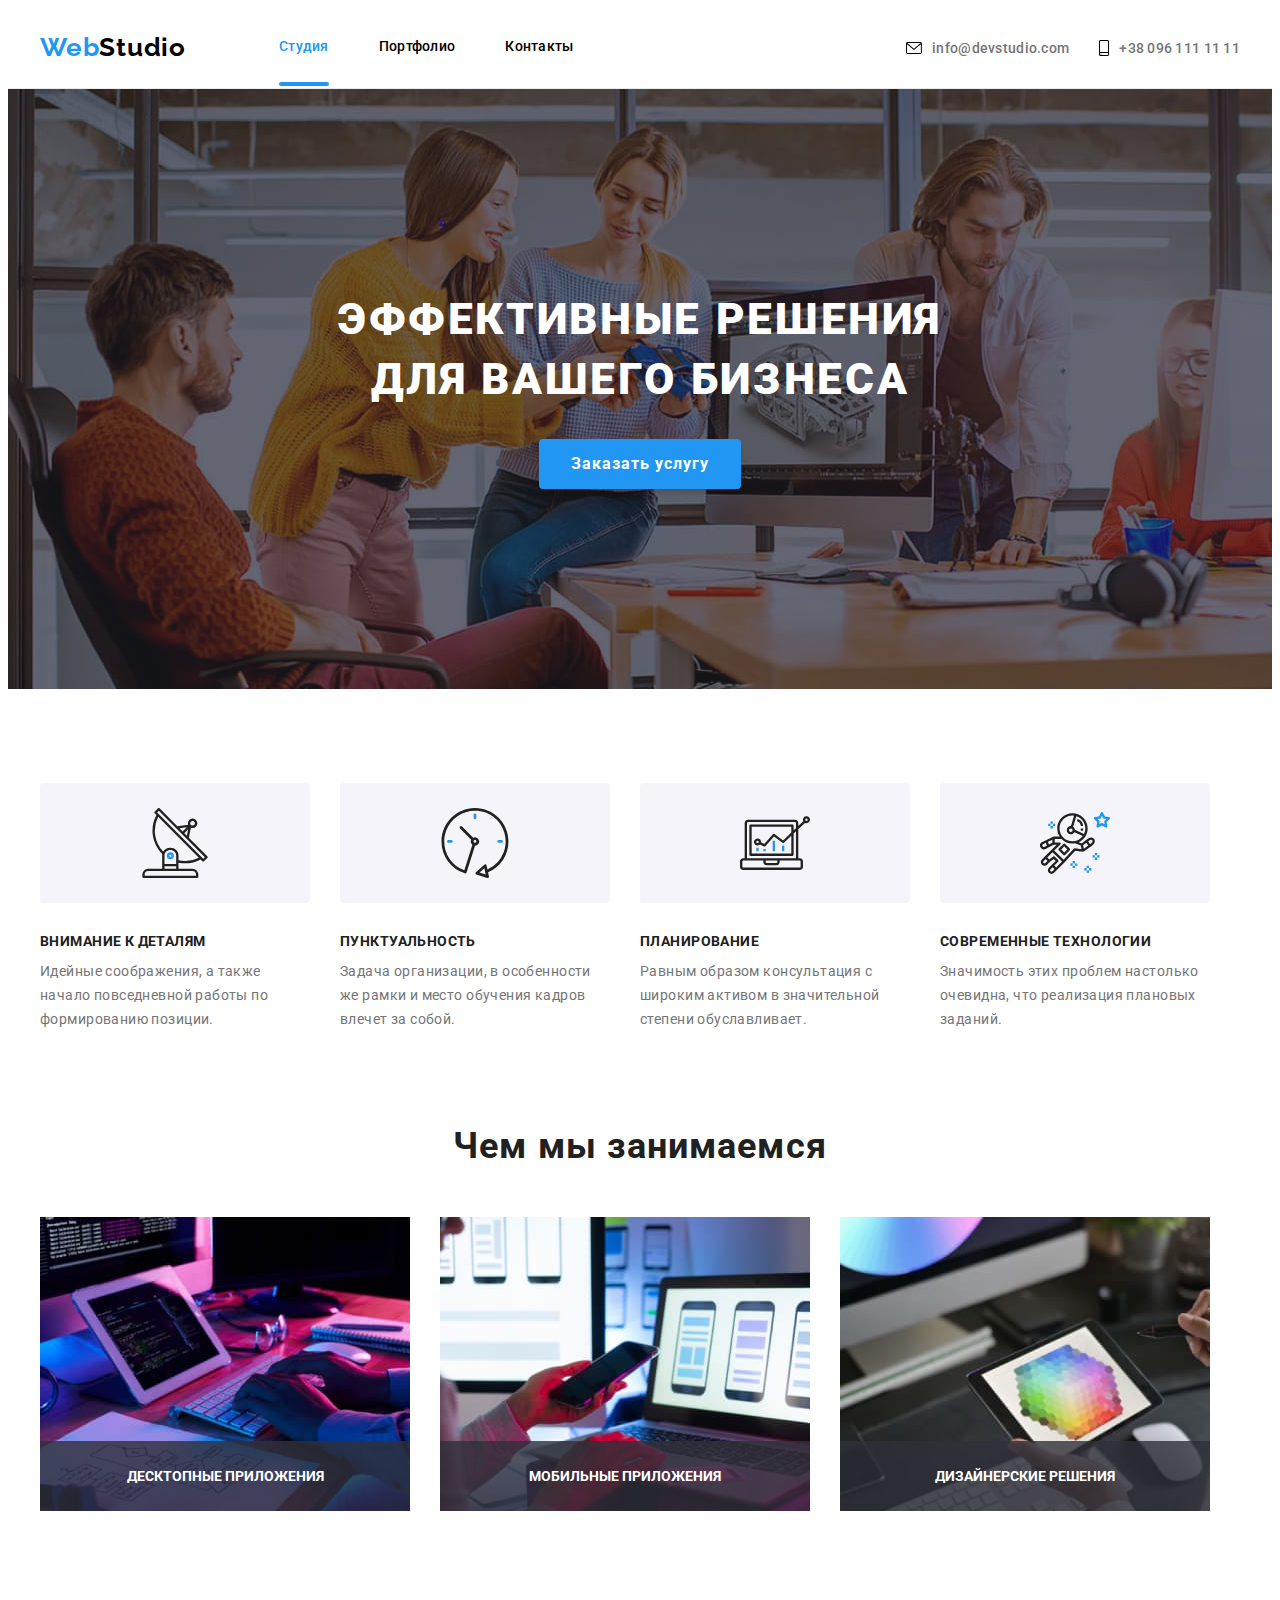
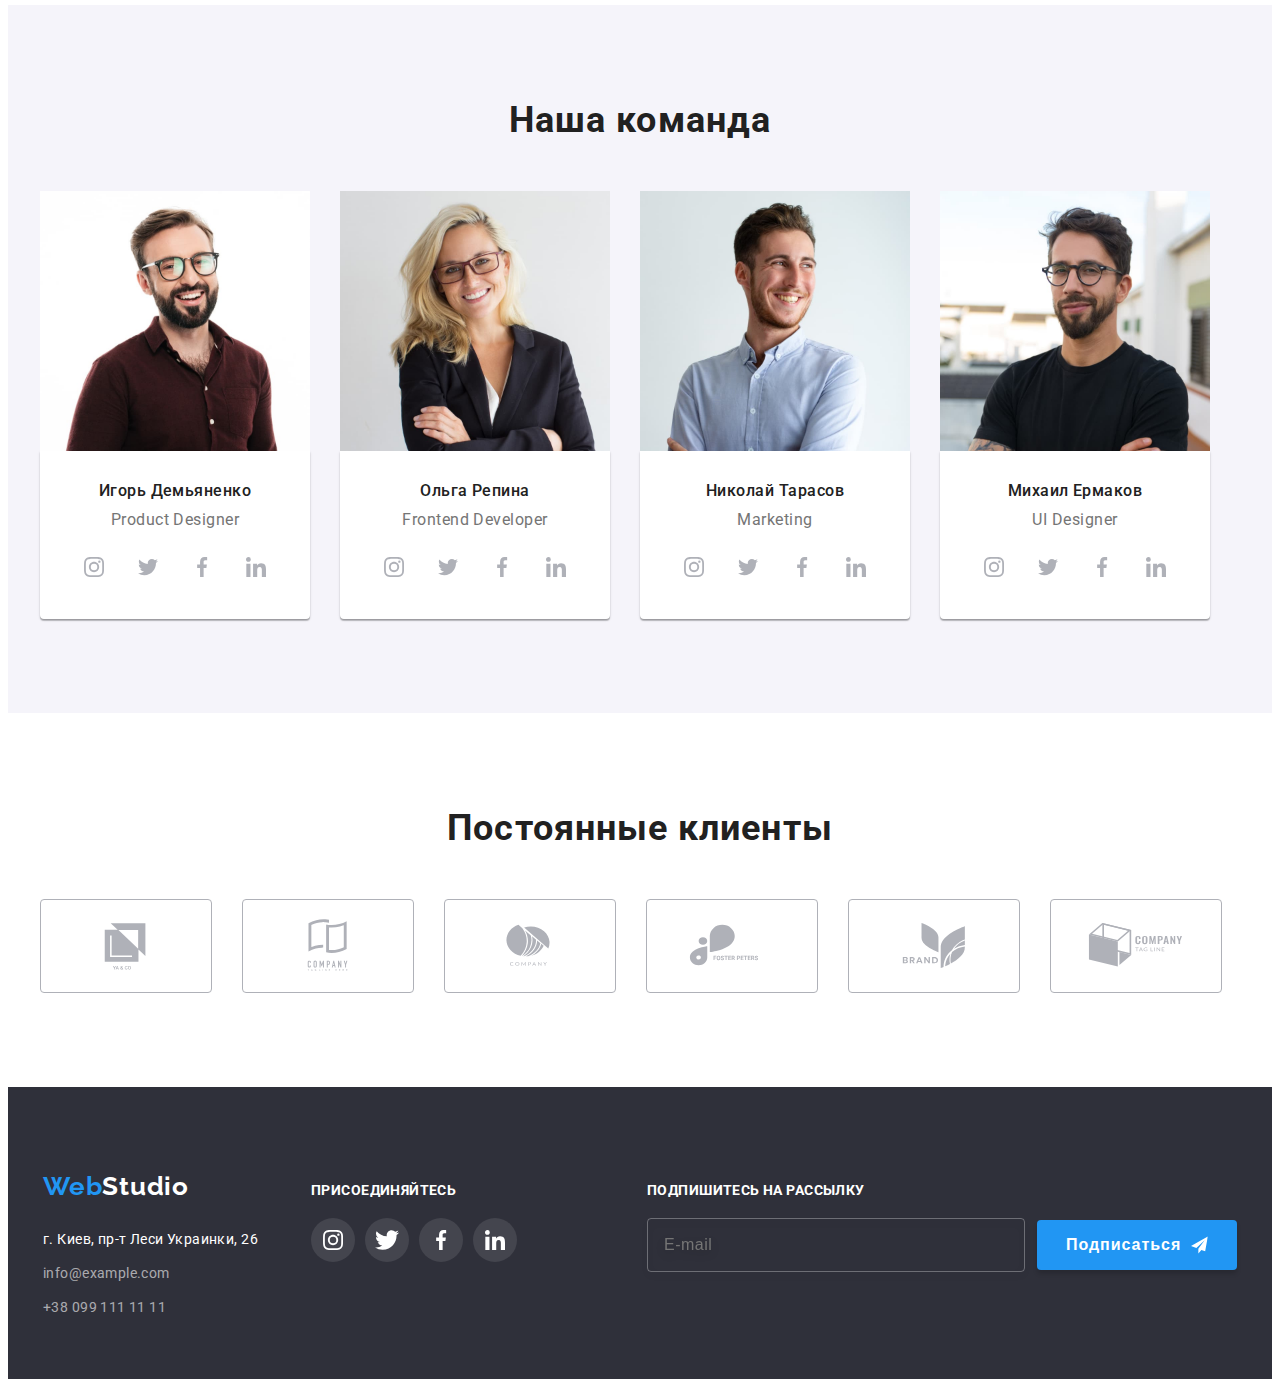
<file: index.html>
<!DOCTYPE html>
<html lang="ru">

<head>
    <meta charset="UTF-8" />
    <meta http-equiv="X-UA-Compatible" content="IE=edge" />
    <meta name="viewport" content="width=device-width, initial-scale=1.0" />
    <title>WebStudio</title>
    <link rel="preconnect" href="https://fonts.googleapis.com" />
    <link rel="preconnect" href="https://fonts.gstatic.com" crossorigin />
    <link rel="stylesheet" href="https://fonts.googleapis.com/css2?family=Raleway:wght@700&family=Roboto:wght@400;500;700;900&display=swap" />
    <link rel="stylesheet" href="https://cdnjs.cloudflare.com/ajax/libs/modern-normalize/1.1.0/modern-normalize.min.css" integrity="sha512-wpPYUAdjBVSE4KJnH1VR1HeZfpl1ub8YT/NKx4PuQ5NmX2tKuGu6U/JRp5y+Y8XG2tV+wKQpNHVUX03MfMFn9Q==" crossorigin="anonymous" referrerpolicy="no-referrer"
    />
    <link rel="stylesheet" href="./css/main.min.css" />

    <!-- <link rel="stylesheet" href="./css/styles.css" />-->
</head>

<body>
    <!-- Header section -->

    <header class="header">
        <div class="container header__container">
            <a class="logo link" href="./index.html">Web<span class="accent">Studio</span></a>
            <nav class="header__nav">
                <ul class="list header__list">
                    <li class="header__item">
                        <a class="link header__link current-page" href="./index.html">Студия</a>
                    </li>
                    <li class="header__item">
                        <a class="link header__link" href="./portfolio.html">Портфолио</a>
                    </li>
                    <li class="header__item">
                        <a class="link header__link" href="#contacts">Контакты</a>
                    </li>
                </ul>
            </nav>
            <div class="mail">
                <a class="link header__mail" href="mailto:info@devstudio.com">
                    <svg class="mail-icon" width="16" height="12">
              <use href="./icons/SVG/icons.svg#envelope"></use>
            </svg> info@devstudio.com
                </a>
            </div>
            <div class="phone">
                <a class="link header__phone" href="tel:+380961111111">
                    <svg class="phone-icon" width="10" height="16">
              <use href="./icons/SVG/icons.svg#smartphone"></use>
            </svg> +38 096 111 11 11
                </a>
            </div>
        </div>
    </header>
    <main>
        <!-- Hero section -->

        <section class="hero">
            <div class="container hero__container">
                <h1 class="hero__title">Эффективные решения для вашего бизнеса</h1>
                <button class="button-action" data-modal-open type="button">Заказать услугу</button>
            </div>
        </section>

        <!-- Feature section -->

        <section class="feature" id="feature">
            <div class="container feature__container">
                <ul class="list feature__list">
                    <li class="feature__item">
                        <div class="feature__div">
                            <svg class="feature-icon" width="70" height="70">
                  <use href="./icons/SVG/icons.svg#antenna"></use>
                </svg>
                        </div>
                        <h3 class="feature__title">Внимание к деталям</h3>
                        <p class="feature__txt">
                            Идейные соображения, а также начало повседневной работы по формированию позиции.
                        </p>
                    </li>
                    <li class="feature__item">
                        <div class="feature__div">
                            <svg class="feature-icon" width="70" height="70">
                  <use href="./icons/SVG/icons.svg#clock"></use>
                </svg>
                        </div>
                        <h3 class="feature__title">Пунктуальность</h3>
                        <p class="feature__txt">
                            Задача организации, в особенности же рамки и место обучения кадров влечет за собой.
                        </p>
                    </li>
                    <li class="feature__item">
                        <div class="feature__div">
                            <svg class="feature-icon" width="70" height="70">
                  <use href="./icons/SVG/icons.svg#diagram"></use>
                </svg>
                        </div>
                        <h3 class="feature__title">Планирование</h3>
                        <p class="feature__txt">
                            Равным образом консультация с широким активом в значительной степени обуславливает.
                        </p>
                    </li>
                    <li class="feature__item">
                        <div class="feature__div">
                            <svg class="feature-icon" width="70" height="70">
                  <use href="./icons/SVG/icons.svg#astronaut"></use>
                </svg>
                        </div>
                        <h3 class="feature__title">Современные технологии</h3>
                        <p class="feature__txt">
                            Значимость этих проблем настолько очевидна, что реализация плановых заданий.
                        </p>
                    </li>
                </ul>
            </div>
        </section>

        <!-- job section -->

        <section class="job" id="job">
            <div class="container job__container">
                <h2 class="job__title">Чем мы занимаемся</h2>

                <ul class="list job__list">
                    <li class="job__item">
                        <img src="./images/we-do/box1.jpg" alt="Десктопные приложения" class="job-img" width="370" height="294" />
                        <p class="job__txt">Десктопные приложения</p>
                    </li>
                    <li class="job__item">
                        <img src="./images/we-do/box2.jpg" alt="Мобильные приложения" class="job-img" width="370" height="294" />
                        <p class="job__txt">Мобильные приложения</p>
                    </li>
                    <li class="job__item">
                        <img src="./images/we-do/box3.jpg" alt="Дизайнерские решения" class="job-img" width="370" height="294" />
                        <p class="job__txt">Дизайнерские решения</p>
                    </li>
                </ul>
            </div>
        </section>

        <!-- team section -->

        <section class="team" id="team">
            <div class="container team__container">
                <h2 class="team__title">Наша команда</h2>

                <ul class="list team__list">
                    <li class="team__item">
                        <div class="card">
                            <img src="./images/team/img1.jpg" alt="Изображение" class="team-img" width="270" height="260" />
                            <div class="team__wrapper">
                                <h3 class="team__hd">Игорь Демьяненко</h3>
                                <p class="team__txt">Product Designer</p>
                                <ul class="socials list">
                                    <li class="socials__item">
                                        <a class="socials__link link" href="" target="_blank" rel="noopener noreferrer" aria-label="instagram">
                                            <svg class="socials-icon" width="20" height="20">
                          <use href="./icons/SVG/icons.svg#instagram"></use>
                        </svg>
                                        </a>
                                    </li>
                                    <li class="socials__item">
                                        <a class="socials__link link" href="" target="_blank" rel="noopener noreferrer" aria-label="twitter">
                                            <svg class="socials-icon" width="20" height="20">
                          <use href="./icons/SVG/icons.svg#twitter"></use>
                        </svg>
                                        </a>
                                    </li>
                                    <li class="socials__item">
                                        <a class="socials__link link" href="" target="_blank" rel="noopener noreferrer" aria-label="facebook">
                                            <svg class="socials-icon" width="20" height="20">
                          <use href="./icons/SVG/icons.svg#facebook"></use>
                        </svg>
                                        </a>
                                    </li>
                                    <li class="socials__item">
                                        <a class="socials__link link" href="" target="_blank" rel="noopener noreferrer" aria-label="linkedin">
                                            <svg class="socials-icon" width="20" height="20">
                          <use href="./icons/SVG/icons.svg#linkedin"></use>
                        </svg>
                                        </a>
                                    </li>
                                </ul>
                            </div>
                        </div>
                    </li>
                    <li class="team__item">
                        <div class="card">
                            <img src="./images/team/img2.jpg" alt="Изображение" class="team-img" width="270" height="260" />
                            <div class="team__wrapper">
                                <h3 class="team__hd">Ольга Репина</h3>
                                <p class="team__txt">Frontend Developer</p>
                                <ul class="socials list">
                                    <li class="socials__item">
                                        <a class="socials__link link" href="" target="_blank" rel="noopener noreferrer" aria-label="instagram">
                                            <svg class="socials-icon" width="20" height="20">
                          <use href="./icons/SVG/icons.svg#instagram"></use>
                        </svg>
                                        </a>
                                    </li>
                                    <li class="socials__item">
                                        <a class="socials__link link" href="" target="_blank" rel="noopener noreferrer" aria-label="twitter">
                                            <svg class="socials-icon" width="20" height="20">
                          <use href="./icons/SVG/icons.svg#twitter"></use>
                        </svg>
                                        </a>
                                    </li>
                                    <li class="socials__item">
                                        <a class="socials__link link" href="" target="_blank" rel="noopener noreferrer" aria-label="facebook">
                                            <svg class="socials-icon" width="20" height="20">
                          <use href="./icons/SVG/icons.svg#facebook"></use>
                        </svg>
                                        </a>
                                    </li>
                                    <li class="socials__item">
                                        <a class="socials__link link" href="" target="_blank" rel="noopener noreferrer" aria-label="linkedin">
                                            <svg class="socials-icon" width="20" height="20">
                          <use href="./icons/SVG/icons.svg#linkedin"></use>
                        </svg>
                                        </a>
                                    </li>
                                </ul>
                            </div>
                        </div>
                    </li>
                    <li class="team__item">
                        <div class="card">
                            <img src="./images/team/img3.jpg" alt="Изображение" class="team-img" width="270" height="260" />
                            <div class="team__wrapper">
                                <h3 class="team__hd">Николай Тарасов</h3>
                                <p class="team__txt">Marketing</p>
                                <ul class="socials list">
                                    <li class="socials__item">
                                        <a class="socials__link link" href="" target="_blank" rel="noopener noreferrer" aria-label="instagram">
                                            <svg class="socials-icon" width="20" height="20">
                          <use href="./icons/SVG/icons.svg#instagram"></use>
                        </svg>
                                        </a>
                                    </li>
                                    <li class="socials__item">
                                        <a class="socials__link link" href="" target="_blank" rel="noopener noreferrer" aria-label="twitter">
                                            <svg class="socials-icon" width="20" height="20">
                          <use href="./icons/SVG/icons.svg#twitter"></use>
                        </svg>
                                        </a>
                                    </li>
                                    <li class="socials__item">
                                        <a class="socials__link link" href="" target="_blank" rel="noopener noreferrer" aria-label="facebook">
                                            <svg class="socials-icon" width="20" height="20">
                          <use href="./icons/SVG/icons.svg#facebook"></use>
                        </svg>
                                        </a>
                                    </li>
                                    <li class="socials__item">
                                        <a class="socials__link link" href="" target="_blank" rel="noopener noreferrer" aria-label="linkedin">
                                            <svg class="socials-icon" width="20" height="20">
                          <use href="./icons/SVG/icons.svg#linkedin"></use>
                        </svg>
                                        </a>
                                    </li>
                                </ul>
                            </div>
                        </div>
                    </li>
                    <li class="team__item">
                        <div class="card">
                            <img src="./images/team/img4.jpg" alt="Изображение" class="team-img" width="270" height="260" />
                            <div class="team__wrapper">
                                <h3 class="team__hd">Михаил Ермаков</h3>
                                <p class="team__txt">UI Designer</p>
                                <ul class="socials list">
                                    <li class="socials__item">
                                        <a class="socials__link link" href="" target="_blank" rel="noopener noreferrer" aria-label="instagram">
                                            <svg class="socials-icon" width="20" height="20">
                          <use href="./icons/SVG/icons.svg#instagram"></use>
                        </svg>
                                        </a>
                                    </li>
                                    <li class="socials__item">
                                        <a class="socials__link link" href="" target="_blank" rel="noopener noreferrer" aria-label="twitter">
                                            <svg class="socials-icon" width="20" height="20">
                          <use href="./icons/SVG/icons.svg#twitter"></use>
                        </svg>
                                        </a>
                                    </li>
                                    <li class="socials__item">
                                        <a class="socials__link link" href="" target="_blank" rel="noopener noreferrer" aria-label="facebook">
                                            <svg class="socials-icon" width="20" height="20">
                          <use href="./icons/SVG/icons.svg#facebook"></use>
                        </svg>
                                        </a>
                                    </li>
                                    <li class="socials__item">
                                        <a class="socials__link link" href="" target="_blank" rel="noopener noreferrer" aria-label="linkedin">
                                            <svg class="socials-icon" width="20" height="20">
                          <use href="./icons/SVG/icons.svg#linkedin"></use>
                        </svg>
                                        </a>
                                    </li>
                                </ul>
                            </div>
                        </div>
                    </li>
                </ul>
            </div>
        </section>

        <!-- clients section -->

        <section class="clients" id="clients">
            <div class="container clients__container">
                <h2 class="clients__title">Постоянные клиенты</h2>

                <ul class="list clients__list">
                    <li class="clients__item">
                        <a class="clients__link link" href="" target="_blank" rel="noopener noreferrer" aria-label="logo-1">
                            <svg class="clients__icon" width="106" height="60">
                  <use href="./icons/SVG/icons.svg#logo-1"></use>
                </svg>
                        </a>
                    </li>
                    <li class="clients__item">
                        <a class="clients__link link" href="" target="_blank" rel="noopener noreferrer" aria-label="logo-2">
                            <svg class="client__-icon" width="106" height="60">
                  <use href="./icons/SVG/icons.svg#logo-2"></use>
                </svg>
                        </a>
                    </li>
                    <li class="clients__item">
                        <a class="clients__link link" href="" target="_blank" rel="noopener noreferrer" aria-label="logo-3">
                            <svg class="clients__icon" width="106" height="60">
                  <use href="./icons/SVG/icons.svg#logo-3"></use>
                </svg>
                        </a>
                    </li>
                    <li class="clients__item">
                        <a class="clients__link link" href="" target="_blank" rel="noopener noreferrer" aria-label="logo-4">
                            <svg class="clients__icon" width="106" height="60">
                  <use href="./icons/SVG/icons.svg#logo-4"></use>
                </svg>
                        </a>
                    </li>
                    <li class="clients__item">
                        <a class="clients__link link" href="" target="_blank" rel="noopener noreferrer" aria-label="logo-5">
                            <svg class="clients__icon" width="106" height="60">
                  <use href="./icons/SVG/icons.svg#logo-5"></use>
                </svg>
                        </a>
                    </li>
                    <li class="clients__item">
                        <a class="clients__link link" href="" target="_blank" rel="noopener noreferrer" aria-label="logo-6">
                            <svg class="clients__icon" width="106" height="60">
                  <use href="./icons/SVG/icons.svg#logo-6"></use>
                </svg>
                        </a>
                    </li>
                </ul>
            </div>
        </section>
    </main>

    <!-- Footer section -->

    <footer class="footer">
        <div class="container footer__container">
            <address class="contacts-address" id="contacts">
          <div class="contacts-addres">
            <a class="logo link footer__logo" href="./index.html"
              >Web<span class="accent-ft">Studio</span></a
            >
            <div class="footer__list">
              <ul class="list footer__contact">
                <li class="footer__item">
                  <a
                    class="link footer__address"
                    target="_blank"
                    rel="noopener noreferrer"
                    href="https://www.google.com.ua/maps/@50.42810615,30.5371504,17.5z?hl=uk"
                    >г. Киев, пр-т Леси Украинки, 26</a
                  >
                </li>
                <li class="footer__item">
                  <a class="link footer__mail" href="mailto:info@example.com">info@example.com</a>
                </li>
                <li class="footer__item">
                  <a class="link footer__pfone" href="tel:+380991111111">+38 099 111 11 11</a>
                </li>
              </ul>
            </div>
          </div>
        </address>

            <div class="social">
                <h2 class="socials__header">Присоединяйтесь</h2>
                <ul class="socials list">
                    <li class="socials-item">
                        <a class="socials__link footer__link link" href="" target="_blank" rel="noopener noreferrer" aria-label="instagram">
                            <svg class="socials-icon" width="20" height="20">
                  <use fill="#fff" href="./icons/SVG/icons.svg#instagram"></use>
                </svg>
                        </a>
                    </li>
                    <li class="socials__item">
                        <a class="socials__link footer__link link" href="" target="_blank" rel="noopener noreferrer" aria-label="twitter">
                            <svg class="socials-icon" width="24" height="24">
                  <use fill="#fff" href="./icons/SVG/icons.svg#twitter"></use>
                </svg>
                        </a>
                    </li>
                    <li class="socials__item">
                        <a class="socials__link footer__link link" href="" target="_blank" rel="noopener noreferrer" aria-label="facebook">
                            <svg class="socials-icon" width="20" height="20">
                  <use fill="#fff" href="./icons/SVG/icons.svg#facebook"></use>
                </svg>
                        </a>
                    </li>
                    <li class="socials__item">
                        <a class="socials__link footer__link link" href="" target="_blank" rel="noopener noreferrer" aria-label="linkedin">
                            <svg class="socials-icon" width="20" height="20">
                  <use fill="#fff" href="./icons/SVG/icons.svg#linkedin"></use>
                </svg>
                        </a>
                    </li>
                </ul>
            </div>
            <form class="form" autocomplete="off">
                <strong class="form__title">Подпишитесь на рассылку</strong>
                <div class="form__subsc">
                    <label class="form__label">
              <input class="form__input" type="email" name="user-email" placeholder="E-mail" />
            </label>
                    <button class="form__button" type="submit">
              <span class="form__button-text">Подписаться</span>
              <svg class="form__icon" width="24" height="24">
                <use href="./icons/SVG/icons.svg#send-icon"></use>
              </svg>
            </button>
                </div>
            </form>
        </div>
    </footer>

    <!-- Modal window section -->

    <div class="backdrop is-hidden" data-modal>
        <div class="modal">
            <button class="modal-btn" data-modal-close>
          <svg class="modal-btn-icon" width="18" height="18">
            <use href="./icons/SVG/icons.svg#close"></use>
          </svg>
        </button>
            <!-- modal-form -->
            <form class="register-form">
                <strong class="register-form__title">Оставьте свои данные, мы вам перезвоним</strong>
                <div class="register-form__group" role="group">
                    <label class="register-form__wrap">
              <span class="register-form__label">Имя</span>
              <span class="register-form__item">
                <input class="register-form__input" type="text" />
                <svg class="register-form__icon" width="18" height="18">
                  <use href="./icons/SVG/icons.svg#person-icon"></use>
                </svg>
              </span>
            </label>
                    <label class="register-form__wrap">
              <span class="register-form__label">Телефон</span>
              <span class="register-form__item">
                <input class="register-form__input" type="tel" />
                <svg class="register-form__icon" width="18" height="18">
                  <use href="./icons/SVG/icons.svg#phone-icon"></use>
                </svg>
              </span>
            </label>
                    <label class="register-form__wrap">
              <span class="register-form__label">Почта</span>
              <span class="register-form__item">
                <input class="register-form__input" type="email" />
                <svg class="register-form__icon" width="18" height="18">
                  <use href="./icons/SVG/icons.svg#email-icon"></use>
                </svg>
              </span>
            </label>
                    <label class="register-form__wrap">
              <span class="register-form__label">Комментарий</span>
              <textarea
                class="register-form__message"
                name=""
                rows="5"
                placeholder="Введите текст"
              ></textarea>
            </label>
                </div>

                <label class="register-form__agreement">
            <input class="register-checkbox visuaaly-hidden" type="checkbox" name="agreement" />
            <svg class="register-icon" width="16" height="15">
              <use class="register-icon-uncheck" href="./icons/SVG/icons.svg#check-box"></use>
              <use class="register-icon-check" href="./icons/SVG/icons.svg#check-icon"></use>
            </svg>
            <span class="register-form__agreement-text">
              Соглашаюсь с рассылкой и принимаю
              <a class="register-form__agreement-link" href="">Условия договора</a>
            </span>
          </label>

                <button class="register-form__btn" type="submit">Отправить</button>
            </form>
        </div>
    </div>

    <!-- Підключення скрипта Модального вікна -->

    <script src="./js/modal.js"></script>
</body>

</html>
</file>
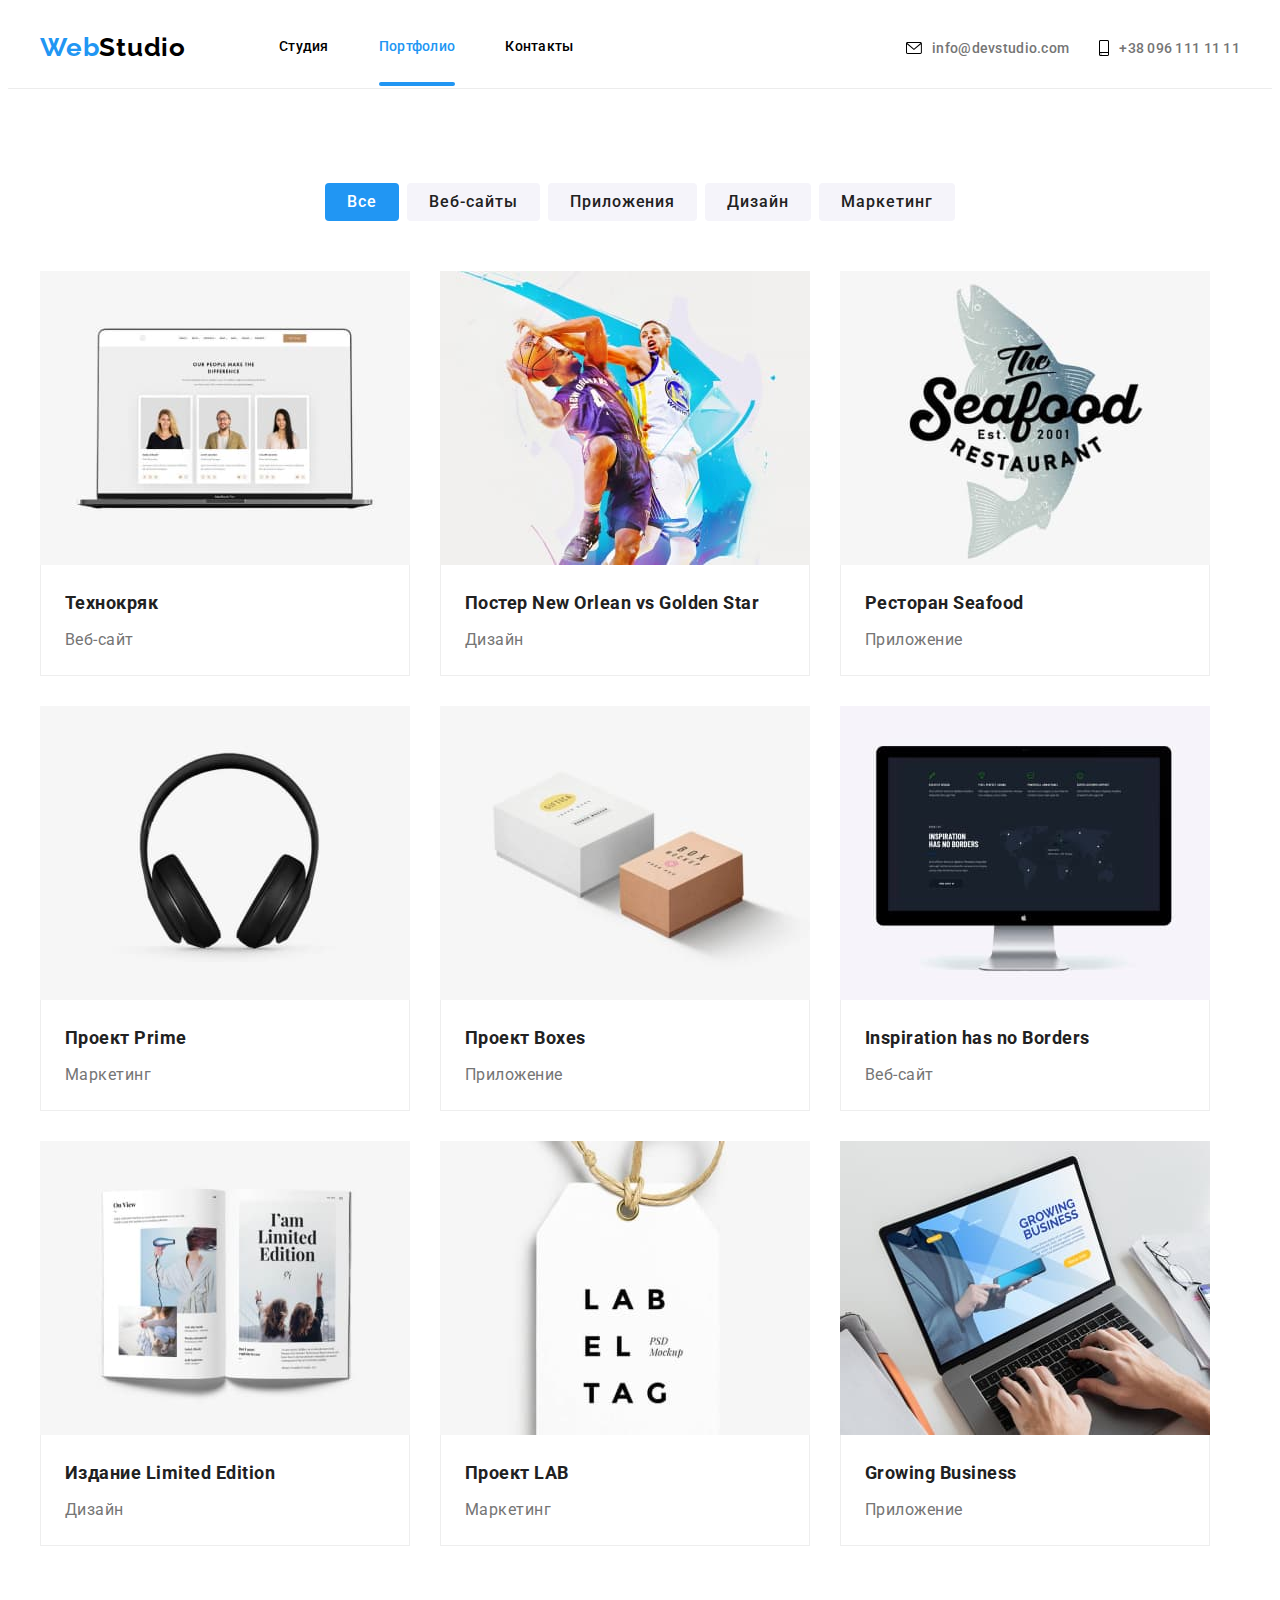
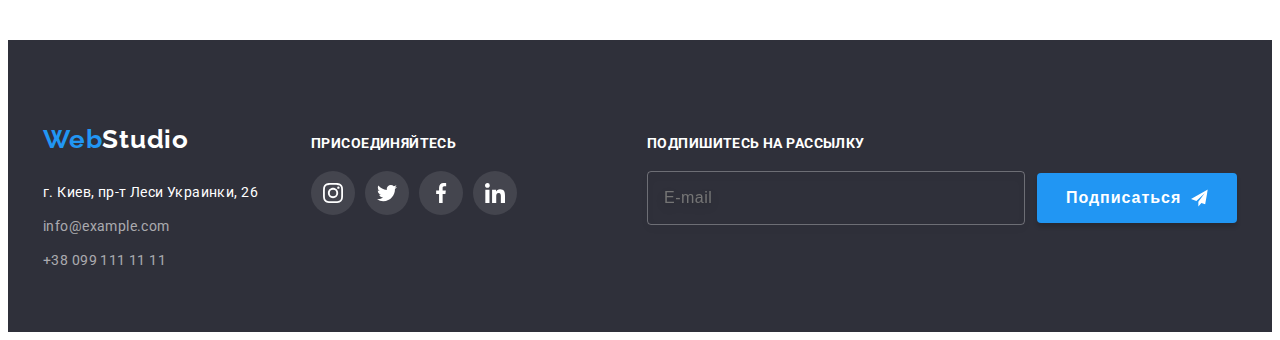
<file: portfolio.html>
<!DOCTYPE html>
<html lang="en">

<head>
    <meta charset="UTF-8" />
    <meta http-equiv="X-UA-Compatible" content="IE=edge" />
    <meta name="viewport" content="width=device-width, initial-scale=1.0" />
    <title>WebStudio-portfolio</title>
    <link rel="preconnect" href="https://fonts.googleapis.com" />
    <link rel="preconnect" href="https://fonts.gstatic.com" crossorigin />
    <link rel="stylesheet" href="https://fonts.googleapis.com/css2?family=Raleway:wght@700&family=Roboto:wght@400;500;700;900&display=swap" />
    <link rel="stylesheet" href="https://cdnjs.cloudflare.com/ajax/libs/modern-normalize/1.1.0/modern-normalize.min.css" integrity="sha512-wpPYUAdjBVSE4KJnH1VR1HeZfpl1ub8YT/NKx4PuQ5NmX2tKuGu6U/JRp5y+Y8XG2tV+wKQpNHVUX03MfMFn9Q==" crossorigin="anonymous" referrerpolicy="no-referrer"
    />
    <link rel="stylesheet" href="./css/main.min.css" />

    <!-- <link rel="stylesheet" href="./css/styles.css" /> -->
</head>

<body>
    <!-- Header section -->
    <header class="header">
        <div class="container header__container">
            <a class="logo link" href="./index.html">Web<span class="accent">Studio</span></a>
            <nav class="header__nav">
                <ul class="list header__list">
                    <li class="header__item">
                        <a class="link header__link" href="./index.html">Студия</a>
                    </li>
                    <li class="header__item">
                        <a class="link header__link current-page" href="./portfolio.html">Портфолио</a>
                    </li>
                    <li class="header__item">
                        <a class="link header__link" href="#contacts">Контакты</a>
                    </li>
                </ul>
            </nav>
            <div class="mail">
                <a class="link header__mail" href="mailto:info@devstudio.com">
                    <svg class="mail-icon" width="16" height="12">
              <use href="./icons/SVG/icons.svg#envelope"></use>
            </svg> info@devstudio.com
                </a>
            </div>
            <div class="phone">
                <a class="link header__phone" href="tel:+380961111111">
                    <svg class="phone-icon" width="10" height="16">
              <use href="./icons/SVG/icons.svg#smartphone"></use>
            </svg> +38 096 111 11 11
                </a>
            </div>
        </div>
    </header>

    <main>
        <section class="portfolio" id="portfolio">
            <!-- Portfolio section -->

            <!-- Filters section -->
            <div class="container bnt">
                <ul class="list filter-list">
                    <li class="filter-item">
                        <button class="button button-filter current-item" type="button">Все</button>
                    </li>
                    <li class="filter-item">
                        <button class="button button-filter" type="button">Веб-сайты</button>
                    </li>
                    <li class="filter-item">
                        <button class="button button-filter" type="button">Приложения</button>
                    </li>
                    <li class="filter-item">
                        <button class="button button-filter" type="button">Дизайн</button>
                    </li>
                    <li class="filter-item">
                        <button class="button button-filter" type="button">Маркетинг</button>
                    </li>
                </ul>
            </div>
            <div class="container portfolio__container">
                <!-- Portfolio list -->
                <ul class="list portfolio__list">
                    <li class="portfolio__item">
                        <div class="portfolio__div">
                            <a class="link portfolio__items" href="./images/portfolio/img1.jpg"><img src="./images/portfolio/img1.jpg" alt="Изображение" /></a>
                            <div class="overlay">
                                <p class="overlay__text">
                                    Ресурс предлагает комплексные предложения с разным уровнем функционала и сервисов. Все это позволит посетителю получить исчерпывающие сведения о компании или частном лице.
                                </p>
                            </div>
                        </div>
                        <div class="portfolio__dsc">
                            <h3 class="portfolio__title">Технокряк</h3>
                            <p class="portfolio__txt">Веб-сайт</p>
                        </div>
                    </li>
                    <li class="portfolio__item">
                        <div class="portfolio__div">
                            <a class="link portfolio__items" href="./images/portfolio/img2.jpg"><img src="./images/portfolio/img2.jpg" alt="Изображение" /></a>
                            <div class="overlay">
                                <p class="overlay__text">
                                    Ресурс предлагает комплексные предложения с разным уровнем функционала и сервисов. Все это позволит посетителю получить исчерпывающие сведения о компании или частном лице.
                                </p>
                            </div>
                        </div>
                        <div class="portfolio__dsc">
                            <h3 class="portfolio__title">Постер New Orlean vs Golden Star</h3>
                            <p class="portfolio__txt">Дизайн</p>
                        </div>
                    </li>
                    <li class="portfolio__item">
                        <div class="portfolio__div">
                            <a class="link portfolio__items" href="./images/portfolio/img3.jpg"><img src="./images/portfolio/img3.jpg" alt="Изображение" /></a>
                            <div class="overlay">
                                <p class="overlay__text">
                                    Ресурс предлагает комплексные предложения с разным уровнем функционала и сервисов. Все это позволит посетителю получить исчерпывающие сведения о компании или частном лице.
                                </p>
                            </div>
                        </div>
                        <div class="portfolio__dsc">
                            <h3 class="portfolio__title">Ресторан Seafood</h3>
                            <p class="portfolio__txt">Приложение</p>
                        </div>
                    </li>
                    <li class="portfolio__item">
                        <div class="portfolio__div">
                            <a class="link portfolio__items" href="./images/portfolio/img4.jpg"><img src="./images/portfolio/img4.jpg" alt="Изображение" /></a>
                            <div class="overlay">
                                <p class="overlay__text">
                                    Ресурс предлагает комплексные предложения с разным уровнем функционала и сервисов. Все это позволит посетителю получить исчерпывающие сведения о компании или частном лице.
                                </p>
                            </div>
                        </div>
                        <div class="portfolio__dsc">
                            <h3 class="portfolio__title">Проект Prime</h3>
                            <p class="portfolio__txt">Маркетинг</p>
                        </div>
                    </li>
                    <li class="portfolio__item">
                        <div class="portfolio__div">
                            <a class="link portfolio__items" href="./images/portfolio/img5.jpg"><img src="./images/portfolio/img5.jpg" alt="Изображение" /></a>
                            <div class="overlay">
                                <p class="overlay__text">
                                    Ресурс предлагает комплексные предложения с разным уровнем функционала и сервисов. Все это позволит посетителю получить исчерпывающие сведения о компании или частном лице.
                                </p>
                            </div>
                        </div>
                        <div class="portfolio__dsc">
                            <h3 class="portfolio__title">Проект Boxes</h3>
                            <p class="portfolio__txt">Приложение</p>
                        </div>
                    </li>
                    <li class="portfolio__item">
                        <div class="portfolio__div">
                            <a class="link portfolio__items" href="./images/portfolio/img6.jpg"><img src="./images/portfolio/img6.jpg" alt="Изображение" /></a>
                            <div class="overlay">
                                <p class="overlay__text">
                                    Ресурс предлагает комплексные предложения с разным уровнем функционала и сервисов. Все это позволит посетителю получить исчерпывающие сведения о компании или частном лице.
                                </p>
                            </div>
                        </div>
                        <div class="portfolio__dsc">
                            <h3 class="portfolio__title">Inspiration has no Borders</h3>
                            <p class="portfolio__txt">Веб-сайт</p>
                        </div>
                    </li>
                    <li class="portfolio__item">
                        <div class="portfolio__div">
                            <a class="link portfolio__items" href="./images/portfolio/img7.jpg"><img src="./images/portfolio/img7.jpg" alt="Изображение" /></a>
                            <div class="overlay">
                                <p class="overlay__text">
                                    Ресурс предлагает комплексные предложения с разным уровнем функционала и сервисов. Все это позволит посетителю получить исчерпывающие сведения о компании или частном лице.
                                </p>
                            </div>
                        </div>
                        <div class="portfolio__dsc">
                            <h3 class="portfolio__title">Издание Limited Edition</h3>
                            <p class="portfolio__txt">Дизайн</p>
                        </div>
                    </li>
                    <li class="portfolio__item">
                        <div class="portfolio__div">
                            <a class="link portfolio__items" href="./images/portfolio/img8.jpg"><img src="./images/portfolio/img8.jpg" alt="Изображение" /></a>
                            <div class="overlay">
                                <p class="overlay__text">
                                    Ресурс предлагает комплексные предложения с разным уровнем функционала и сервисов. Все это позволит посетителю получить исчерпывающие сведения о компании или частном лице.
                                </p>
                            </div>
                        </div>
                        <div class="portfolio__dsc">
                            <h3 class="portfolio__title">Проект LAB</h3>
                            <p class="portfolio__txt">Маркетинг</p>
                        </div>
                    </li>
                    <li class="portfolio__item">
                        <div class="portfolio__div">
                            <a class="link portfolio__items" href="./images/portfolio/img9.jpg"><img src="./images/portfolio/img9.jpg" alt="Изображение" /></a>
                            <div class="overlay">
                                <p class="overlay__text">
                                    Ресурс предлагает комплексные предложения с разным уровнем функционала и сервисов. Все это позволит посетителю получить исчерпывающие сведения о компании или частном лице.
                                </p>
                            </div>
                        </div>
                        <div class="portfolio__dsc">
                            <h3 class="portfolio__title">Growing Business</h3>
                            <p class="portfolio__txt">Приложение</p>
                        </div>
                    </li>
                </ul>
            </div>
        </section>
    </main>

    <!-- Footer section -->
    <footer class="footer">
        <div class="container footer__container">
            <address class="contacts-address" id="contacts">
          <div class="contacts-addres">
            <a class="logo link footer__logo" href="./index.html"
              >Web<span class="accent-ft">Studio</span></a
            >
            <div class="footer__list">
              <ul class="list footer__contact">
                <li class="footer__item">
                  <a
                    class="link footer__address"
                    target="_blank"
                    rel="noopener noreferrer"
                    href="https://www.google.com.ua/maps/@50.42810615,30.5371504,17.5z?hl=uk"
                    >г. Киев, пр-т Леси Украинки, 26</a
                  >
                </li>
                <li class="footer__item">
                  <a class="link footer__mail" href="mailto:info@example.com">info@example.com</a>
                </li>
                <li class="footer__item">
                  <a class="link footer__pfone" href="tel:+380991111111">+38 099 111 11 11</a>
                </li>
              </ul>
            </div>
          </div>
        </address>

            <div class="social">
                <h2 class="socials__header">Присоединяйтесь</h2>
                <ul class="socials list">
                    <li class="socials-item">
                        <a class="socials__link footer__link link" href="" target="_blank" rel="noopener noreferrer" aria-label="instagram">
                            <svg class="socials-icon" width="20" height="20">
                  <use fill="#fff" href="./icons/SVG/icons.svg#instagram"></use>
                </svg>
                        </a>
                    </li>
                    <li class="socials__item">
                        <a class="socials__link footer__link link" href="" target="_blank" rel="noopener noreferrer" aria-label="twitter">
                            <svg class="socials-icon" width="20" height="20">
                  <use fill="#fff" href="./icons/SVG/icons.svg#twitter"></use>
                </svg>
                        </a>
                    </li>
                    <li class="socials__item">
                        <a class="socials__link footer__link link" href="" target="_blank" rel="noopener noreferrer" aria-label="facebook">
                            <svg class="socials-icon" width="20" height="20">
                  <use fill="#fff" href="./icons/SVG/icons.svg#facebook"></use>
                </svg>
                        </a>
                    </li>
                    <li class="socials__item">
                        <a class="socials__link footer__link link" href="" target="_blank" rel="noopener noreferrer" aria-label="linkedin">
                            <svg class="socials-icon" width="20" height="20">
                  <use fill="#fff" href="./icons/SVG/icons.svg#linkedin"></use>
                </svg>
                        </a>
                    </li>
                </ul>
            </div>
            <form class="form" autocomplete="off">
                <strong class="form__title">Подпишитесь на рассылку</strong>
                <div class="form__subsc">
                    <label class="form__label">
              <input class="form__input" type="email" name="user-email" placeholder="E-mail" />
            </label>
                    <button class="form__button" type="submit">
              Подписаться
              <svg class="form__icon" width="24" height="24">
                <use href="./icons/SVG/icons.svg#send-icon"></use>
              </svg>
            </button>
                </div>
            </form>
        </div>
    </footer>
</body>

</html>
</file>
<file: css/styles.css>
/*    :root {
                           /* fonts 
                    
                    --main-font: 'Roboto',
                    sans-serif;
                    --logo-font: 'Raleway',
                    sans-serif;
                    /* colors 
                    
                    --main-txt-cl: #757575;
                    --title-txt-cl: #212121;
                    --accent-cl: #2196F3;
                    --btn-txt-cl: #ffffff;
                    --dark-cl: #000000;
                    --light-cl: #ffffff;
                    /* others 
                    
                    --anim: 250ms cubic-bezier(0.4, 0, 0.2, 1);
                } */
                /*    body {
                    transition-property: color;
                    transition-duration: 250ms;
                    transition-timing-function: cubic-bezier(0.4, 0, 0.2, 1);
                    transition-delay: 0ms;
                    font-family: var(--main-font);
                    color: var(--main-txt-cl);
                }
                
                .no-scroll {
                    overflow: hidden;
                } */
                /* reset styles 
                
                h1,
                h2,
                h3,
                h4,
                h5,
                h6,
                p {
                    margin: 0;
                }
                
                img {
                    display: block;
                }
                
                .link {
                    text-decoration: none;
                    color: currentColor;
                }
                
                .list {
                    list-style: none;
                    padding: 0;
                    margin: 0;
                }*/
                /*  .visuaaly-hidden {
                          position: absolute;
                          white-space: nowrap;
                          width: 1px;
                          height: 1px;
                          overflow: hidden;
                          border: 0;
                          padding: 0;
                          clip: rect(0 0 0 0);
                          clip-path: inset(50%);
                          margin: -1px;
                      } */
                /* .container {
                                 width: 1200px;
                                 padding-left: 15px;
                                 padding-right: 15px;
                                 margin-left: auto;
                                 margin-right: auto;
                                 /* outline: 2px solid red; outline-offset: -2px;}*/
                
                .main,
                .feature,
                .team,
                .portfolio,
                .clients,
                .footer {
                    padding-top: 94px;
                    padding-bottom: 94px;
                }
                
                .bnt {
                    display: flex;
                    justify-content: center;
                    margin-bottom: 50px;
                    gap: 8px;
                }
                /* стилі для заголока */
                
                .header {
                    border-bottom: 1px solid #ECECEC;
                }
                
                .header__container {
                    display: flex;
                    align-items: center;
                }
                
                .logo {
                    display: block;
                    margin-top: 24px;
                    margin-right: 93px;
                    margin-bottom: 25px;
                    margin-left: 15px;
                    font-family: var(--logo-font);
                    font-weight: 700;
                    font-size: 26px;
                    line-height: calc(31 / 26);
                    letter-spacing: 0.03em;
                    color: var(--accent-cl);
                }
                
                .accent {
                    color: var(--dark-cl);
                }
                
                .accent-ft {
                    color: var(--light-cl);
                }
                
                .header__nav {
                    margin-right: auto;
                    font-family: var(--main-font);
                    font-weight: 500;
                    font-size: 14px;
                    line-height: calc(16 / 14);
                    letter-spacing: 0.02em;
                }
                
                .header__list {
                    display: flex;
                    gap: 50px;
                }
                
                .header__link {
                    padding-top: 32px;
                    padding-bottom: 32px;
                    color: #000000;
                }
                
                .header__link:hover,
                .header__link:focus {
                    color: var(--accent-cl);
                }
                /* активна сторінка */
                
                .current-page {
                    color: var(--accent-cl);
                }
                
                .current-page::after {
                    content: '';
                    position: relative;
                    top: 28px;
                    display: block;
                    width: 100%;
                    height: 4px;
                    background-color: var(--accent-cl);
                    border-radius: 2px;
                }
                
                .mail,
                .phone {
                    display: flex;
                    transition: color var(--anim);
                }
                
                .mail {
                    margin-right: 30px;
                }
                
                .header__mail,
                .header__phone {
                    display: flex;
                    align-items: center;
                    justify-content: center;
                    padding-top: 32px;
                    padding-bottom: 32px;
                    font-family: var(--main-font);
                    font-weight: 500;
                    font-size: 14px;
                    line-height: calc(16 / 14);
                    letter-spacing: 0.02em;
                    color: var(--main-txt-cl);
                    transition: color var(--anim);
                }
                
                .mail-icon,
                .phone-icon {
                    margin-right: 10px;
                    color: var(--main-txt-cl);
                    transition-property: fill;
                    transition: fill var(--anim);
                }
                
                .mail:hover,
                .mail:focus,
                .mail-icon:hover,
                .mail-icon:focus,
                .phone-icon:hover,
                .phone-icon:focus,
                .header__mail:hover,
                .header__mail:focus,
                .header__phone:hover,
                .header__phone:focus {
                    color: var(--accent-cl);
                    fill: var(--accent-cl);
                }
                /*   .hero__container {
                    align-items: center;
                    text-align: center;
                }
                
                .hero {
                    background-color: #2F303A;
                    background-image: linear-gradient(rgba(47, 48, 58, 0.4), rgba(47, 48, 58, 0.4)), url(../images/Img.jpg);
                    background-size: cover;
                    padding-top: 200px;
                    padding-bottom: 200px;
                }
                
                .hero__title {
                    width: 696px;
                    margin: auto;
                    /*   font-family: var(--main-font); 
                    font-weight: 900;
                    font-size: 44px;
                    line-height: calc(60 / 44);
                    letter-spacing: 0.06em;
                    color: #ffffff;
                    text-transform: uppercase;
                }*/
                /*   .button-action {
                    max-width: 250px;
                    min-width: 160px;
                    max-height: 50px;
                    padding: 10px 32px;
                    box-shadow: 0px 4px 4px rgba(0, 0, 0, 0.15);
                    border-radius: 4px;
                    margin-top: 30px;
                    font-family: inherit;
                    font-weight: 700;
                    font-size: 16px;
                    line-height: calc(30 / 16);
                    letter-spacing: 0.06em;
                    color: var(--btn-txt-cl);
                    background-color: var(--accent-cl);
                    cursor: pointer;
                    border: none;
                    transition-property: background-color;
                    transition: background-color var(--anim);
                }
                
                .button-action:hover,
                .button-action:focus {
                    background-color: #188CE8;
                }
                
                .filter-list {
                    display: flex;
                    align-items: center;
                    gap: 8px;
                }
                
                .button-filter {
                    padding: 6px 22px;
                    font-family: inherit;
                    font-weight: 500;
                    font-size: 16px;
                    line-height: calc(26 / 16);
                    letter-spacing: 0.06em;
                    color: var(--title-txt-cl);
                    background-color: #F5F4FA;
                    border: none;
                    cursor: pointer;
                    border-radius: 4px;
                    transition-property: background-color, color, box-shadow;
                    transition: background-color var(--anim), color var(--anim), box-shadow var(--anim);
                }
                
                .button-filter:hover,
                .button-filter:focus {
                    color: #FFFFFF;
                    background-color: var(--accent-cl);
                    box-shadow: 0px 3px 1px rgba(0, 0, 0, 0.1), 0px 1px 2px rgba(0, 0, 0, 0.08), 0px 2px 2px rgba(0, 0, 0, 0.12);
                }
                /* активна кнопка 
                
                .current-item {
                    color: #FFFFFF;
                    background-color: var(--accent-cl);
                }*/
                /* main section */
                /*    .feature__list {
                    display: flex;
                    align-items: center;
                    gap: 30px;
                }
                
                .feature__item {
                    display: block;
                }
                
                .feature__div {
                    display: flex;
                    align-items: center;
                    justify-content: center;
                    width: 270px;
                    height: 120px;
                    color: #303030;
                    background-color: #F5F4FA;
                    border-radius: 4px;
                    margin-bottom: 30px;
                }
                
                .feature__title {
                    margin-bottom: 10px;
                    font-weight: 700;
                    font-size: 14px;
                    line-height: calc(16 /14);
                    letter-spacing: 0.03em;
                    text-transform: uppercase;
                    color: var(--title-txt-cl);
                }
                
                .feature__txt {
                    width: 270px;
                    font-weight: 400;
                    font-size: 14px;
                    line-height: calc(24 / 14);
                    letter-spacing: 0.03em;
                    color: var(--main-txt-cl);
                } */
                /*   .job__list {
                    display: flex;
                    gap: 30px;
                    padding-bottom: 94px;
                }
                
                .job__item {
                    position: relative;
                }
                
                .job__title,
                .team__title,
                .clients__title {
                    margin-bottom: 50px;
                    font-weight: 700;
                    font-size: 36px;
                    line-height: calc(42 / 36);
                    text-align: center;
                    letter-spacing: 0.03em;
                    color: var(--title-txt-cl);
                }
                
                .job__txt {
                    position: absolute;
                    right: 0;
                    bottom: 0;
                    display: flex;
                    justify-content: center;
                    align-items: center;
                    width: 100%;
                    height: calc(70*100% / 294);
                    background: rgba(47, 48, 58, 0.8);
                    font-weight: 700;
                    line-height: calc(16 / 14);
                    text-transform: uppercase;
                    color: #ffffff;
                } */
                /*    .team__list,
                .clients__list,
                .contacts-address,
                .portfolio__list {
                    display: flex;
                    flex-wrap: wrap;
                    gap: 30px;
                }
                
                .team__wrapper {
                    border-top: none;
                    padding-top: 30px;
                    padding-bottom: 30px;
                    padding-left: 5px;
                    padding-right: 5px;
                    background: #FFFFFF;
                    box-shadow: 0px 1px 3px rgba(0, 0, 0, 0.12), 0px 1px 1px rgba(0, 0, 0, 0.14), 0px 2px 1px rgba(0, 0, 0, 0.2);
                    border-radius: 0px 0px 4px 4px;
                } */
                /* Socials icons */
                /*    .socials {
                    display: flex;
                    align-items: center;
                    justify-content: center;
                    gap: 10px;
                    margin-top: 16px;
                }
                
                .socials__link {
                    display: flex;
                    align-items: center;
                    justify-content: center;
                    width: 44px;
                    height: 44px;
                    fill: #AFB1B8;
                    background-color: #ffffff;
                    border-radius: 50%;
                    transition-property: background-color, fill;
                    transition: background-color var(--anim), fill var(--anim);
                }
                
                .socials__link:hover,
                .socials__link:focus {
                    background-color: var(--accent-cl);
                    fill: #ffffff;
                } */
                /*   .portfolio__dsc {
                    background-color: #FFFFFF;
                    border: 1px solid #EEEEEE;
                    border-top: none;
                    padding: 20px 24px;
                }
                
                .portfolio__list {
                    display: flex;
                    letter-spacing: 0.03em;
                    transition-property: box-shadow;
                    transition: box-shadow var(--anim);
                }
                
                .portfolio-img {
                    width: 370px;
                    height: 294px;
                }
                
                .portfolio__div {
                    position: relative;
                    overflow: hidden;
                    transition: box-shadow;
                }
                
                .overlay {
                    position: absolute;
                    top: 0;
                    left: 0;
                    transform: translateY(100%);
                    display: flex;
                    align-items: center;
                    justify-content: center;
                    width: 100%;
                    height: 100%;
                    padding: 63px 24px;
                    background-color: rgba(33, 150, 243, 0.9);
                    transition: transform var(--anim);
                }
                
                .portfolio__item:hover,
                .portfolio__item:focus {
                    cursor: pointer;
                    box-shadow: 0px 1px 1px rgba(0, 0, 0, 0.12), 0px 4px 4px rgba(0, 0, 0, 0.06), 1px 4px 6px rgba(0, 0, 0, 0.16);
                }
                
                .portfolio__item:focus .overlay,
                .portfolio__item:hover .overlay {
                    transform: translateY(0);
                }
                
                .overlay-text {
                    font-family: var(--main-font);
                    font-weight: 400;
                    font-size: 18px;
                    line-height: calc(28 / 18);
                    /* or 156% 
                    letter-spacing: 0.03em;
                    color: #FFFFFF;
                    text-align: left;
                    user-select: none;
                }
                
                .portfolio__title {
                    margin-bottom: 4px;
                    font-weight: 700;
                    font-size: 18px;
                    line-height: calc(36 / 18);
                    color: var(--title-txt-cl);
                }
                
                .portfolio__txt {
                    font-weight: 400;
                    font-size: 16px;
                    line-height: calc(30 / 16);
                    color: var(--main-txt-cl);
                } */
                /*    .team {
                    background-color: #F5F4FA;
                    text-align: center;
                    letter-spacing: 0.03em;
                }
                
                .team__title {
                    margin-bottom: 50px;
                    font-weight: 700;
                    font-size: 36px;
                    line-height: calc(42 / 36);
                    color: var(--title-txt-cl);
                }
                
                .team__hd {
                    margin-bottom: 10px;
                    font-weight: 500;
                    font-size: 16px;
                    line-height: calc(19 / 16);
                    color: var(--title-txt-cl);
                }
                
                .team__txt {
                    font-weight: 400;
                    font-size: 16px;
                    line-height: calc(19 / 16);
                    color: var(--main-txt-cl);
                } */
                /*   .clients__link {
                    display: flex;
                    align-items: center;
                    justify-content: center;
                    width: 170px;
                    height: 92px;
                    fill: #AFB1B8;
                    border: 1px solid #AFB1B8;
                    border-radius: 4px;
                    transition-property: border, fill;
                    transition: background-color var(--anim), fill var(--anim);
                }
                
                .clients__link:hover,
                .clients__link:focus {
                    fill: var(--accent-cl);
                    border: 1px solid var(--accent-cl);
                }*/
                /* footer section */
                /*   .footer {
                    align-items: center;
                    justify-content: center;
                    padding-top: 60px;
                    padding-bottom: 60px;
                    background-color: #2F303A;
                    font-family: var(--main-font);
                    font-weight: 400;
                    font-size: 14px;
                    line-height: calc(24 / 14);
                    letter-spacing: 0.03em;
                }
                
                .contacts-address {
                    font-style: normal;
                    gap: 70px;
                }
                
                .footer-logo {
                    display: block;
                    margin: 0 0 20px 0;
                    width: 145px;
                }
                
                .footer__item {
                    margin-top: 10px;
                }
                
                .footer__contact {
                    color: rgba(255, 255, 255, 0.6);
                }
                
                .footer__address {
                    color: #ffffff;
                }
                /*   .social__header {
                    align-items: center;
                    justify-content: center;
                    font-weight: 700;
                    font-size: 14px;
                    line-height: calc(16 / 14);
                    letter-spacing: 0.03em;
                    text-transform: uppercase;
                    color: #FFFFFF;
                    margin-bottom: 20px;
                }
                
                .footer-link {
                    background-color: rgba(255, 255, 255, 0.1);
                    fill: #FFFFFF;
                } */
                /*   .form {
                    gap: 8px;
                    margin-left: auto;
                }
                
                .form-title {
                    align-items: center;
                    justify-content: center;
                    display: block;
                    margin-bottom: 20px;
                    font-weight: 700;
                    font-size: 14px;
                    line-height: 16px;
                    letter-spacing: 0.03em;
                    text-transform: uppercase;
                    color: #FFFFFF;
                }
                
                .form-subsc {
                    display: flex;
                    cursor: pointer;
                    align-items: center;
                    justify-content: center;
                }
                
                .form-input {
                    display: inline-block;
                    font-weight: 400;
                    font-size: 16px;
                    line-height: calc(20 / 16);
                    letter-spacing: 0.03em;
                    /* identical to box height, or 125% 
                    display: flex;
                    align-items: center;
                    padding-left: 16px;
                    margin-right: 12px;
                    color: rgba(255, 255, 255, 0.6);
                    background-color: transparent;
                    width: 358px;
                    height: 50px;
                    border: 1px solid rgba(255, 255, 255, 0.3);
                    filter: drop-shadow(0px 4px 4px rgba(0, 0, 0, 0.15));
                    border-radius: 4px;
                }
                
                .form-button {
                    align-items: center;
                    justify-content: center;
                    gap: 10px;
                    font-weight: 700;
                    font-size: 16px;
                    line-height: calc(30 / 16);
                    /* identical to box height, or 188% 
                    letter-spacing: 0.06em;
                    color: #FFFFFF;
                    box-shadow: 0px 4px 4px rgba(0, 0, 0, 0.15);
                    border-radius: 4px;
                    padding: 10px 29px;
                    background-color: var(--accent-cl);
                    cursor: pointer;
                    border: none;
                    transition-property: background-color;
                    transition: background-color var(--anim);
                }
                
                .form-icon {
                    cursor: pointer;
                }
                
                .form-button:hover,
                .form-button:focus {
                    background-color: #188CE8;
                }*/
                /** Modal window */
                /*   .backdrop {
                    position: fixed;
                    top: 0;
                    left: 0;
                    z-index: 1000;
                    /* display: flex;align-items: center;justify-content: center; 
                    width: 100%;
                    height: 100%;
                    background-color: rgba(0, 0, 0, 0.2);
                    /* властивості за змовчуванням 
                    opacity: 1;
                    visibility: visible;
                    pointer-events: initial;
                    transition: opacity var(--anim), visibility var(--anim);
                }
                
                .backdrop.is-hidden {
                    opacity: 0;
                    visibility: hidden;
                    pointer-events: none;
                }
                
                .modal {
                    position: absolute;
                    top: 50%;
                    left: 50%;
                    transform: translate(-50%, -50%) scale(1);
                    width: 528px;
                    height: 581px;
                    padding: 40px;
                    background-color: #FFFFFF;
                    box-shadow: 0px 1px 3px rgba(0, 0, 0, 0.12), 0px 1px 1px rgba(0, 0, 0, 0.14), 0px 2px 1px rgba(0, 0, 0, 0.2);
                    border-radius: 4px;
                    opacity: 1;
                    transition: transform var(--anim) 250ms, opacity var(--anim) 250ms;
                }
                
                .backdrop.is-hidden .modal {
                    opacity: 0;
                    transform: translate(-50%, -50%) scale(0.2);
                }
                
                .modal-btn {
                    position: absolute;
                    top: 10px;
                    right: 10px;
                    display: flex;
                    align-items: center;
                    justify-content: center;
                    width: 30px;
                    height: 30px;
                    padding: 0;
                    border-radius: 50%;
                    border: 1px solid rgba(0, 0, 0, 0.1);
                    background-color: transparent;
                    cursor: pointer;
                }
                
                .modal-btn-icon:focus,
                .modal-btn-icon:hover {
                    fill: var(--accent-cl);
                    transition: fill var(--anim);
                }
                /** modal form */
                /*   .register-form {
                    text-align: center;
                }
                
                .register-form-title {
                    display: block;
                    margin-bottom: 12px;
                    font-family: 'Roboto';
                    font-weight: 700;
                    font-size: 20px;
                    line-height: calc(23 / 20);
                    text-align: center;
                    letter-spacing: 0.03em;
                    color: #212121;
                }
                
                .register-form-group {
                    margin-bottom: 10px;
                }
                
                .register-form-wrap {
                    position: relative;
                    display: block;
                    margin-bottom: 12px;
                }
                
                .register-form-wrap:last-child {
                    margin-bottom: 0;
                }
                
                .register-form-label {
                    display: block;
                    text-align: left;
                    margin-bottom: 4px;
                    font-weight: 400;
                    font-size: 12px;
                    line-height: calc(14 / 12);
                    /* identical to box height 
                    letter-spacing: 0.01em;
                    color: #757575;
                }
                
                .register-form-input,
                .register-form-message {
                    width: 100%;
                    border: 1px solid rgba(33, 33, 33, 0.2);
                    padding: 10px;
                    padding-left: 50px;
                    border-radius: 4px;
                    outline: transparent;
                }
                
                .register-form-message {
                    padding-top: 12px;
                    padding-left: 16px;
                    font-weight: 400;
                    font-size: 12px;
                    line-height: calc(14 / 12);
                    letter-spacing: 0.01em;
                    color: rgba(117, 117, 117, 0.5);
                    height: 120px;
                    resize: none;
                }
                
                .register-form-item {
                    position: relative;
                }
                
                .register-form-item:hover .register-form-input,
                .register-form-item:focus-within .register-form-input {
                    border-color: var(--accent-cl);
                    transition: border-color var(--anim);
                    cursor: pointer;
                }
                
                .register-form-item:hover .register-form-icon,
                .register-form-item:focus-within .register-form-icon {
                    fill: var(--accent-cl);
                    transition: fill var(--anim);
                    cursor: pointer;
                }
                
                .register-form-icon {
                    position: absolute;
                    top: 50%;
                    left: 15px;
                    width: 18px;
                    height: 18px;
                    transform: translateY(-50%);
                    transition: fill var(--anim);
                }
                
                .register-form-message:focus,
                .register-form-message:hover {
                    border: 1px solid var(--accent-cl);
                    background-color: transparent;
                    cursor: pointer;
                }
                /*.register-form-icon {
    position: absolute;
    bottom: 10px;
    left: 12px;
    cursor: pointer;
    fill: #000000;
    transition: opacity var(--anim);
}

.register-form-item:focus,
.register-form-item:hover,
.register-form-message:focus,
.register-form-message:hover {
    border: 1px solid var(    --accent-cl);
    background-color: transparent;
}

.register-form-item .register-form-icon:focus,
.register-form-item .register-form-icon:hover {
    fill: var(    --accent-cl);
}
                
                .register-form-agreement {
                    display: inline-flex;
                    align-items: center;
                    justify-content: center;
                    gap: 8px;
                    margin-bottom: 30px;
                    cursor: pointer;
                }
                
                .register-icon-uncheck,
                .register-icon-check {
                    width: 16px;
                    height: 15px;
                }
                
                .register-checkbox:checked+.register-icon .register-icon-uncheck {
                    opacity: 0;
                    transition: opacity var(--anim);
                }
                
                .register-icon-check {
                    opacity: 0;
                    fill: var(--accent-cl);
                    transition: opacity var(--anim);
                }
                
                .register-icon-check:focus,
                .register-icon-check:hover {
                    fill: var(--accent-cl);
                    transition: fill var(--anim);
                    cursor: pointer;
                }
                
                .register-checkbox:checked+.register-icon .register-icon-check {
                    opacity: 1;
                }
                
                .register-form-agreement-text {
                    text-align: center;
                    font-weight: 400;
                    font-size: 14px;
                    line-height: calc(24 / 14);
                    letter-spacing: 0.03em;
                    color: #757575;
                    user-select: none;
                    text-underline-position: under;
                }
                
                .register-form-agreement-link {
                    color: var(--accent-cl);
                }
                
                .register-form-btn {
                    display: inline-flex;
                    align-items: center;
                    text-align: center;
                    padding: 10px 56px;
                    font-weight: 700;
                    font-size: 16px;
                    line-height: calc(30 / 16);
                    letter-spacing: 0.06em;
                    color: #FFFFFF;
                    background-color: var(--accent-cl);
                    box-shadow: 0px 4px 4px rgba(0, 0, 0, 0.15);
                    border-radius: 4px;
                    cursor: pointer;
                    transition: opacity var(--anim);
                }
                
                .register-form-btn:focus,
                .register-form-btn:hover {
                    background-color: #188CE8;
                    transition: background-color var(--anim);
                    cursor: pointer;
                }*/
</file>
<file: css/main.min.css>
:root{--main-font: "Roboto", sans-serif;--logo-font: "Raleway", sans-serif;--main-txt-cl: #757575;--title-txt-cl: #212121;--accent-cl: #2196f3;--btn-txt-cl: #ffffff;--btn-cl: #188ce8;--dark-cl: #000000;--light-cl: #ffffff;--anim: 250ms cubic-bezier(0.4, 0, 0.2, 1)}.visuaaly-hidden{position:absolute;white-space:nowrap;width:1px;height:1px;overflow:hidden;border:0;padding:0;clip:rect(0 0 0 0);-webkit-clip-path:inset(50%);clip-path:inset(50%);margin:-1px}body{-webkit-transition-property:color;transition-property:color;-webkit-transition-duration:250ms;transition-duration:250ms;-webkit-transition-timing-function:cubic-bezier(0.4, 0, 0.2, 1);transition-timing-function:cubic-bezier(0.4, 0, 0.2, 1);-webkit-transition-delay:0ms;transition-delay:0ms;font-family:var(--main-font);color:var(--main-txt-cl)}.no-scroll{overflow:hidden}h1,h2,h3,h4,h5,h6,p{margin:0}img{display:block;max-width:100%;height:auto;-o-object-fit:cover;object-fit:cover;-o-object-position:center;object-position:center}.link{text-decoration:none;color:currentColor}.list{list-style:none;padding:0;margin:0}.container{width:1200px;padding-left:15px;padding-right:15px;margin-left:auto;margin-right:auto}.logo{display:block;margin-top:24px;margin-right:93px;margin-bottom:25px;font-family:var(--logo-font);font-weight:700;font-size:26px;line-height:1.1923076923;letter-spacing:.03em;color:var(--accent-cl)}.accent{color:var(--dark-cl)}.accent-ft{color:var(--light-cl)}.button{display:-webkit-box;display:-ms-flexbox;display:flex;-webkit-box-align:center;-ms-flex-align:center;align-items:center;-webkit-box-pack:center;-ms-flex-pack:center;justify-content:center;gap:8px;-webkit-transition-property:background-color;transition-property:background-color;-webkit-transition:background-color var(--anim);transition:background-color var(--anim);cursor:pointer}.button:hover,.button:focus{color:var(--btn-txt-cl);background-color:var(--accent-txt-cl)}.button-action{max-width:250px;min-width:160px;max-height:50px;padding:10px 32px;-webkit-box-shadow:0px 4px 4px rgba(0,0,0,.15);box-shadow:0px 4px 4px rgba(0,0,0,.15);border-radius:4px;margin-top:30px;font-family:inherit;font-weight:700;font-size:16px;line-height:1.875;letter-spacing:.06em;color:var(--btn-txt-cl);background-color:var(--accent-cl);cursor:pointer;border:none;-webkit-transition-property:background-color;transition-property:background-color;-webkit-transition:background-color var(--anim);transition:background-color var(--anim)}.button-action:hover,.button-action:focus{background-color:var(--btn-cl)}.filter-list{display:-webkit-box;display:-ms-flexbox;display:flex;-webkit-box-align:center;-ms-flex-align:center;align-items:center;-webkit-box-pack:center;-ms-flex-pack:center;justify-content:center;gap:8px;margin-bottom:50px}.button-filter{padding:6px 22px;font-family:inherit;font-weight:500;font-size:16px;line-height:1.625;letter-spacing:.06em;color:var(--title-txt-cl);background-color:#f5f4fa;border:none;cursor:pointer;border-radius:4px;-webkit-transition-property:background-color,color,-webkit-box-shadow;transition-property:background-color,color,-webkit-box-shadow;transition-property:background-color,color,box-shadow;transition-property:background-color,color,box-shadow,-webkit-box-shadow;-webkit-transition:background-color var(--anim),color var(--anim),-webkit-box-shadow var(--anim);transition:background-color var(--anim),color var(--anim),-webkit-box-shadow var(--anim);transition:background-color var(--anim),color var(--anim),box-shadow var(--anim);transition:background-color var(--anim),color var(--anim),box-shadow var(--anim),-webkit-box-shadow var(--anim)}.button-filter:hover,.button-filter:focus{color:#fff;background-color:var(--accent-cl);-webkit-box-shadow:0px 3px 1px rgba(0,0,0,.1),0px 1px 2px rgba(0,0,0,.08),0px 2px 2px rgba(0,0,0,.12);box-shadow:0px 3px 1px rgba(0,0,0,.1),0px 1px 2px rgba(0,0,0,.08),0px 2px 2px rgba(0,0,0,.12)}.current-item{color:#fff;background-color:var(--accent-cl)}.overlay{position:absolute;top:0;left:0;-webkit-transform:translateY(100%);transform:translateY(100%);display:-webkit-box;display:-ms-flexbox;display:flex;-webkit-box-align:center;-ms-flex-align:center;align-items:center;-webkit-box-pack:center;-ms-flex-pack:center;justify-content:center;width:100%;height:100%;padding:63px 24px;color:#fff;background-color:rgba(33,150,243,.9);-webkit-transition:-webkit-transform var(--anim);transition:-webkit-transform var(--anim);transition:transform var(--anim);transition:transform var(--anim), -webkit-transform var(--anim)}.overlay-text{font-family:var(--main-font);font-weight:400;font-size:18px;line-height:1.5555555556;letter-spacing:.03em;text-align:left;-webkit-user-select:none;-moz-user-select:none;-ms-user-select:none;user-select:none}.socials{display:-webkit-box;display:-ms-flexbox;display:flex;-webkit-box-align:center;-ms-flex-align:center;align-items:center;-webkit-box-pack:center;-ms-flex-pack:center;justify-content:center;gap:10px;margin-top:16px}.socials__header{-webkit-box-align:center;-ms-flex-align:center;align-items:center;-webkit-box-pack:center;-ms-flex-pack:center;justify-content:center;font-weight:700;font-size:14px;line-height:1.1428571429;letter-spacing:.03em;text-transform:uppercase;color:#fff;margin-bottom:20px}.socials__link{display:-webkit-box;display:-ms-flexbox;display:flex;-webkit-box-align:center;-ms-flex-align:center;align-items:center;-webkit-box-pack:center;-ms-flex-pack:center;justify-content:center;width:44px;height:44px;fill:#afb1b8;background-color:#fff;border-radius:50%;-webkit-transition-property:background-color,fill;transition-property:background-color,fill;-webkit-transition:background-color var(--anim),fill var(--anim);transition:background-color var(--anim),fill var(--anim)}.socials__link:hover,.socials__link:focus{background-color:var(--accent-cl);fill:#fff}.backdrop{position:fixed;top:0;left:0;z-index:1000;width:100%;height:100%;background-color:rgba(0,0,0,.2);opacity:1;visibility:visible;pointer-events:initial;-webkit-transition:opacity var(--anim),visibility var(--anim);transition:opacity var(--anim),visibility var(--anim)}.backdrop.is-hidden{opacity:0;visibility:hidden;pointer-events:none}.backdrop.is-hidden .modal{opacity:0;-webkit-transform:translate(-50%, -50%) scale(0.2);transform:translate(-50%, -50%) scale(0.2)}.modal{position:absolute;top:50%;left:50%;-webkit-transform:translate(-50%, -50%) scale(1);transform:translate(-50%, -50%) scale(1);width:528px;height:581px;padding:40px;background-color:#fff;-webkit-box-shadow:0px 1px 3px rgba(0,0,0,.12),0px 1px 1px rgba(0,0,0,.14),0px 2px 1px rgba(0,0,0,.2);box-shadow:0px 1px 3px rgba(0,0,0,.12),0px 1px 1px rgba(0,0,0,.14),0px 2px 1px rgba(0,0,0,.2);border-radius:4px;opacity:1;-webkit-transition:opacity var(--anim) 250ms,-webkit-transform var(--anim) 250ms;transition:opacity var(--anim) 250ms,-webkit-transform var(--anim) 250ms;transition:transform var(--anim) 250ms,opacity var(--anim) 250ms;transition:transform var(--anim) 250ms,opacity var(--anim) 250ms,-webkit-transform var(--anim) 250ms}.modal-btn{position:absolute;top:10px;right:10px;display:-webkit-box;display:-ms-flexbox;display:flex;-webkit-box-align:center;-ms-flex-align:center;align-items:center;-webkit-box-pack:center;-ms-flex-pack:center;justify-content:center;width:30px;height:30px;padding:0;border-radius:50%;border:1px solid rgba(0,0,0,.1);background-color:rgba(0,0,0,0);cursor:pointer}.modal-btn-icon:focus,.modal-btn-icon:hover{fill:var(--accent-cl);-webkit-transition:fill var(--anim);transition:fill var(--anim)}.register-form{text-align:center}.register-form__title{display:block;margin-bottom:12px;font-family:"Roboto";font-weight:700;font-size:20px;line-height:1.15;text-align:center;letter-spacing:.03em;color:#212121}.register-form__group{margin-bottom:10px}.register-form__wrap{position:relative;display:block;margin-bottom:12px}.register-form__wrap:last-child{margin-bottom:0}.register-form__label{display:block;text-align:left;margin-bottom:4px;font-weight:400;font-size:12px;line-height:1.1666666667;letter-spacing:.01em;color:#757575}.register-form__input,.register-form__message{width:100%;border:1px solid rgba(33,33,33,.2);padding:10px;padding-left:50px;border-radius:4px;outline:rgba(0,0,0,0)}.register-form__message{padding-top:12px;padding-left:16px;font-weight:400;font-size:12px;line-height:1.1666666667;letter-spacing:.01em;color:rgba(117,117,117,.5);height:120px;resize:none;-webkit-transition-property:baborder-color;transition-property:baborder-color;-webkit-transition:border var(--anim);transition:border var(--anim)}.register-form__item{position:relative;-webkit-transition-property:border-color;transition-property:border-color}.register-form__item:hover .register-form__input,.register-form__item:focus-within .register-form__input{border-color:var(--accent-cl);-webkit-transition:border-color var(--anim);transition:border-color var(--anim);cursor:pointer}.register-form__item:hover .register-form__icon,.register-form__item:focus-within .register-form__icon{fill:var(--accent-cl);-webkit-transition:fill var(--anim);transition:fill var(--anim);cursor:pointer}.register-form__icon{position:absolute;top:50%;left:15px;width:18px;height:18px;-webkit-transform:translateY(-50%);transform:translateY(-50%);-webkit-transition:fill var(--anim);transition:fill var(--anim)}.register-form__message:focus,.register-form__message:hover{border:1px solid var(--accent-cl);background-color:rgba(0,0,0,0);cursor:pointer}.register-form__agreement{display:-webkit-inline-box;display:-ms-inline-flexbox;display:inline-flex;-webkit-box-align:center;-ms-flex-align:center;align-items:center;-webkit-box-pack:center;-ms-flex-pack:center;justify-content:center;gap:8px;margin-bottom:30px;cursor:pointer}.register-form .register-icon-uncheck,.register-form .register-icon-check{width:16px;height:15px}.register-form .register-checkbox:checked+.register-icon .register-icon-uncheck{opacity:0;-webkit-transition:opacity var(--anim);transition:opacity var(--anim)}.register-form .register-icon-check{opacity:0;fill:var(--accent-cl);-webkit-transition-property:all;transition-property:all;-webkit-transition:opacity var(--anim);transition:opacity var(--anim);-webkit-transition:fill var(--anim);transition:fill var(--anim)}.register-form .register-icon-check:focus,.register-form .register-icon-check:hover{fill:var(--accent-cl);cursor:pointer}.register-form .register-checkbox:checked+.register-icon .register-icon-check{opacity:1}.register-form__agreement-text{text-align:center;font-weight:400;font-size:14px;line-height:1.7142857143;letter-spacing:.03em;color:var(--main-txt-cl);-webkit-user-select:none;-moz-user-select:none;-ms-user-select:none;user-select:none;text-underline-position:under}.register-form__agreement-link{color:var(--accent-cl)}.register-form__btn{display:-webkit-inline-box;display:-ms-inline-flexbox;display:inline-flex;-webkit-box-align:center;-ms-flex-align:center;align-items:center;text-align:center;padding:10px 56px;font-weight:700;font-size:16px;line-height:1.875;letter-spacing:.06em;color:#fff;background-color:var(--accent-cl);-webkit-box-shadow:0px 4px 4px rgba(0,0,0,.15);box-shadow:0px 4px 4px rgba(0,0,0,.15);border-radius:4px;cursor:pointer;-webkit-transition-property:background-color;transition-property:background-color;-webkit-transition:background-color var(--anim);transition:background-color var(--anim)}.register-form__btn:focus,.register-form__btn:hover{background-color:var(--btn-cl);cursor:pointer}.form{display:inline-block;gap:8px;margin-left:100px}.form__title{-webkit-box-align:center;-ms-flex-align:center;align-items:center;-webkit-box-pack:center;-ms-flex-pack:center;justify-content:center;display:block;margin-bottom:20px;font-weight:700;font-size:14px;line-height:16px;letter-spacing:.03em;text-transform:uppercase;color:#fff}.form__subsc{display:-webkit-box;display:-ms-flexbox;display:flex;cursor:pointer;-webkit-box-align:center;-ms-flex-align:center;align-items:center;-webkit-box-pack:center;-ms-flex-pack:center;justify-content:center}.form__input{display:inline-block;font-weight:400;font-size:16px;line-height:1.25;letter-spacing:.03em;display:-webkit-box;display:-ms-flexbox;display:flex;-webkit-box-align:center;-ms-flex-align:center;align-items:center;padding-left:16px;margin-right:12px;color:rgba(255,255,255,.6);background-color:rgba(0,0,0,0);width:358px;height:50px;border:1px solid rgba(255,255,255,.3);-webkit-filter:drop-shadow(0px 4px 4px rgba(0, 0, 0, 0.15));filter:drop-shadow(0px 4px 4px rgba(0, 0, 0, 0.15));border-radius:4px}.form__button{display:-webkit-box;display:-ms-flexbox;display:flex;-webkit-box-align:center;-ms-flex-align:center;align-items:center;-webkit-box-pack:center;-ms-flex-pack:center;justify-content:center;gap:10px;width:200px;height:50px;font-weight:700;font-size:16px;line-height:1.875;letter-spacing:.06em;color:#fff;-webkit-box-shadow:0px 4px 4px rgba(0,0,0,.15);box-shadow:0px 4px 4px rgba(0,0,0,.15);border-radius:4px;padding:10px 29px;background-color:var(--accent-cl);cursor:pointer;border:none;-webkit-transition-property:background-color;transition-property:background-color;-webkit-transition:background-color var(--anim);transition:background-color var(--anim)}.form__button-text{font-style:normal;font-weight:700;font-size:16px;line-height:1.875;-webkit-box-align:center;-ms-flex-align:center;align-items:center;text-align:center;letter-spacing:.06em;color:#fff}.form__button:hover,.form__button:focus{background-color:var(--btn-cl)}.form__button__icon{display:block;-webkit-box-align:center;-ms-flex-align:center;align-items:center;-webkit-box-pack:center;-ms-flex-pack:center;justify-content:center;cursor:pointer}.header{border-bottom:1px solid #ececec}.header__container{display:-webkit-box;display:-ms-flexbox;display:flex;-webkit-box-align:center;-ms-flex-align:center;align-items:center}.header__nav{margin-right:auto;font-family:var(--main-font);font-weight:500;font-size:14px;line-height:1.1428571429;letter-spacing:.02em}.header__list{display:-webkit-box;display:-ms-flexbox;display:flex;gap:50px}.header__link{padding-top:32px;padding-bottom:32px;-webkit-transition-property:color;transition-property:color;-webkit-transition:color var(--anim);transition:color var(--anim);color:var(--dark-cl)}.header__link:hover,.header__link:focus{color:var(--accent-cl)}.header .current-page{color:var(--accent-cl)}.header .current-page::after{content:"";position:relative;top:28px;display:block;width:100%;height:4px;background-color:var(--accent-cl);border-radius:2px}.hero{background-color:#2f303a;background-image:-webkit-gradient(linear, left top, left bottom, from(rgba(47, 48, 58, 0.4)), to(rgba(47, 48, 58, 0.4))),url(../images/Img.jpg);background-image:linear-gradient(rgba(47, 48, 58, 0.4), rgba(47, 48, 58, 0.4)),url(../images/Img.jpg);background-size:cover;padding-top:200px;padding-bottom:200px}.hero__container{-webkit-box-align:center;-ms-flex-align:center;align-items:center;text-align:center}.hero__title{width:696px;margin:auto;font-weight:900;font-size:44px;line-height:1.3636363636;letter-spacing:.06em;color:#fff;text-transform:uppercase}.feature{padding-top:94px;padding-bottom:94px}.feature__container{display:-webkit-box;display:-ms-flexbox;display:flex}.feature__list{display:-webkit-box;display:-ms-flexbox;display:flex;-webkit-box-align:center;-ms-flex-align:center;align-items:center;gap:30px}.feature__item{display:block}.feature__div{display:-webkit-box;display:-ms-flexbox;display:flex;-webkit-box-align:center;-ms-flex-align:center;align-items:center;-webkit-box-pack:center;-ms-flex-pack:center;justify-content:center;width:270px;height:120px;color:#303030;background-color:#f5f4fa;border-radius:4px;margin-bottom:30px}.feature__title{margin-bottom:10px;font-weight:700;font-size:14px;line-height:1.1428571429;letter-spacing:.03em;text-transform:uppercase;color:var(--title-txt-cl)}.feature__txt{width:270px;font-weight:400;font-size:14px;line-height:1.7142857143;letter-spacing:.03em;color:var(--main-txt-cl)}.job__list{display:-webkit-box;display:-ms-flexbox;display:flex;gap:30px;padding-bottom:94px}.job__item{position:relative}.job__title{margin-bottom:50px;font-weight:700;font-size:36px;line-height:1.1666666667;text-align:center;letter-spacing:.03em;color:var(--title-txt-cl)}.job__txt{position:absolute;right:0;bottom:0;display:-webkit-box;display:-ms-flexbox;display:flex;-webkit-box-pack:center;-ms-flex-pack:center;justify-content:center;-webkit-box-align:center;-ms-flex-align:center;align-items:center;width:100%;height:23.8095238095%;background:rgba(47,48,58,.8);font-weight:700;font-size:14px;line-height:1.1428571429;text-transform:uppercase;color:var(--light-cl)}.team{padding-top:94px;padding-bottom:94px;background-color:#f5f4fa;text-align:center;letter-spacing:.03em}.team__title{margin-bottom:50px;font-weight:700;font-size:36px;line-height:1.1666666667;text-align:center;letter-spacing:.03em;color:var(--title-txt-cl)}.team__list{display:-webkit-box;display:-ms-flexbox;display:flex;-ms-flex-wrap:wrap;flex-wrap:wrap;gap:30px}.team__wrapper{border-top:none;padding-top:30px;padding-bottom:30px;padding-left:5px;padding-right:5px;background:#fff;-webkit-box-shadow:0px 1px 3px rgba(0,0,0,.12),0px 1px 1px rgba(0,0,0,.14),0px 2px 1px rgba(0,0,0,.2);box-shadow:0px 1px 3px rgba(0,0,0,.12),0px 1px 1px rgba(0,0,0,.14),0px 2px 1px rgba(0,0,0,.2);border-radius:0px 0px 4px 4px}.team__hd{margin-bottom:10px;font-weight:500;font-size:16px;line-height:1.1875;color:var(--title-txt-cl)}.team__txt{font-weight:400;font-size:16px;line-height:1.1875;color:var(--main-txt-cl)}.clients{padding-top:94px;padding-bottom:94px}.clients__title{margin-bottom:50px;font-weight:700;font-size:36px;line-height:1.1666666667;text-align:center;letter-spacing:.03em;color:var(--title-txt-cl)}.clients__list{display:-webkit-box;display:-ms-flexbox;display:flex;-ms-flex-wrap:wrap;flex-wrap:wrap;gap:30px}.clients__link{display:-webkit-box;display:-ms-flexbox;display:flex;-webkit-box-align:center;-ms-flex-align:center;align-items:center;-webkit-box-pack:center;-ms-flex-pack:center;justify-content:center;width:170px;height:92px;fill:#afb1b8;border:1px solid #afb1b8;border-radius:4px;-webkit-transition-property:border,fill;transition-property:border,fill;-webkit-transition:border var(--anim),fill var(--anim);transition:border var(--anim),fill var(--anim)}.clients__link:hover,.clients__link:focus{fill:var(--accent-cl);border:1px solid var(--accent-cl)}.portfolio{padding-top:94px;padding-bottom:94px}.portfolio__list{display:-webkit-box;display:-ms-flexbox;display:flex;-ms-flex-wrap:wrap;flex-wrap:wrap;gap:30px}.portfolio__dsc{background-color:#fff;border:1px solid #eee;border-top:none;padding:20px 24px}.portfolio__list{display:-webkit-box;display:-ms-flexbox;display:flex;letter-spacing:.03em;-webkit-transition-property:-webkit-box-shadow;transition-property:-webkit-box-shadow;transition-property:box-shadow;transition-property:box-shadow, -webkit-box-shadow;-webkit-transition:-webkit-box-shadow var(--anim);transition:-webkit-box-shadow var(--anim);transition:box-shadow var(--anim);transition:box-shadow var(--anim), -webkit-box-shadow var(--anim)}.portfolio__img{width:370px;height:294px}.portfolio__div{position:relative;overflow:hidden;-webkit-transition:-webkit-box-shadow;transition:-webkit-box-shadow;transition:box-shadow;transition:box-shadow, -webkit-box-shadow}.portfolio__title{margin-bottom:4px;font-weight:700;font-size:18px;line-height:2;color:var(--title-txt-cl)}.portfolio__txt{font-weight:400;font-size:16px;line-height:1.875;color:var(--main-txt-cl)}.portfolio__item{border-radius:4px;-webkit-transition-property:-webkit-box-shadow;transition-property:-webkit-box-shadow;transition-property:box-shadow;transition-property:box-shadow, -webkit-box-shadow;-webkit-transition:-webkit-box-shadow var(--anim);transition:-webkit-box-shadow var(--anim);transition:box-shadow var(--anim);transition:box-shadow var(--anim), -webkit-box-shadow var(--anim)}.portfolio__item:hover,.portfolio__item:focus{cursor:pointer;-webkit-box-shadow:0px 1px 1px rgba(0,0,0,.12),0px 4px 4px rgba(0,0,0,.06),1px 4px 6px rgba(0,0,0,.16);box-shadow:0px 1px 1px rgba(0,0,0,.12),0px 4px 4px rgba(0,0,0,.06),1px 4px 6px rgba(0,0,0,.16)}.portfolio__item:focus .overlay,.portfolio__item:hover .overlay{-webkit-transform:translateY(0);transform:translateY(0)}.mail{display:-webkit-box;display:-ms-flexbox;display:flex;-webkit-transition:color var(--anim);transition:color var(--anim);margin-right:30px}.mail:hover,.mail:focus{color:var(--accent-cl);fill:var(--accent-cl)}.mail-icon{margin-right:10px;color:var(--main-txt-cl);-webkit-transition-property:fill;transition-property:fill;-webkit-transition:fill var(--anim);transition:fill var(--anim)}.mail-icon:hover,.mail-icon:focus{color:var(--accent-cl);fill:var(--accent-cl)}.phone{display:-webkit-box;display:-ms-flexbox;display:flex;-webkit-transition:color var(--anim);transition:color var(--anim)}.phone:hover,.phone:focus{color:var(--accent-cl);fill:var(--accent-cl)}.phone-icon{margin-right:10px;color:var(--main-txt-cl);-webkit-transition-property:fill;transition-property:fill;-webkit-transition:fill var(--anim);transition:fill var(--anim)}.phone-icon:hover,.phone-icon:focus{color:var(--accent-cl);fill:var(--accent-cl)}.header__mail{display:-webkit-box;display:-ms-flexbox;display:flex;-webkit-box-align:center;-ms-flex-align:center;align-items:center;-webkit-box-pack:center;-ms-flex-pack:center;justify-content:center;padding-top:32px;padding-bottom:32px;font-family:var(--main-font);font-weight:500;font-size:14px;line-height:1.1428571429;letter-spacing:.02em;color:var(--main-txt-cl);-webkit-transition:color var(--anim);transition:color var(--anim)}.header__mail:hover,.header__mail:focus{color:var(--accent-cl);fill:var(--accent-cl)}.header__phone{display:-webkit-box;display:-ms-flexbox;display:flex;-webkit-box-align:center;-ms-flex-align:center;align-items:center;-webkit-box-pack:center;-ms-flex-pack:center;justify-content:center;padding-top:32px;padding-bottom:32px;font-family:var(--main-font);font-weight:500;font-size:14px;line-height:1.1428571429;letter-spacing:.02em;color:var(--main-txt-cl);-webkit-transition:color var(--anim);transition:color var(--anim)}.header__phone:hover,.header__phone:focus{color:var(--accent-cl);fill:var(--accent-cl)}.footer{padding-top:60px;padding-bottom:60px;background-color:#2f303a;font-family:var(--main-font);font-weight:400;font-size:14px;line-height:1.7142857143;letter-spacing:.03em}.footer__container{display:-webkit-box;display:-ms-flexbox;display:flex;gap:30px;-webkit-box-align:baseline;-ms-flex-align:baseline;align-items:baseline;-webkit-box-pack:center;-ms-flex-pack:center;justify-content:center}.footer__logo{display:block;width:145px}.footer__item{margin-top:10px}.footer__contact{color:rgba(255,255,255,.6)}.footer__address{color:#fff}.footer__link{background-color:rgba(255,255,255,.1);fill:#fff}.footer__socials{color:#fff}.footer__form{margin-left:auto}.contacts-address{font-style:normal}/*# sourceMappingURL=main.min.css.map */
</file>
